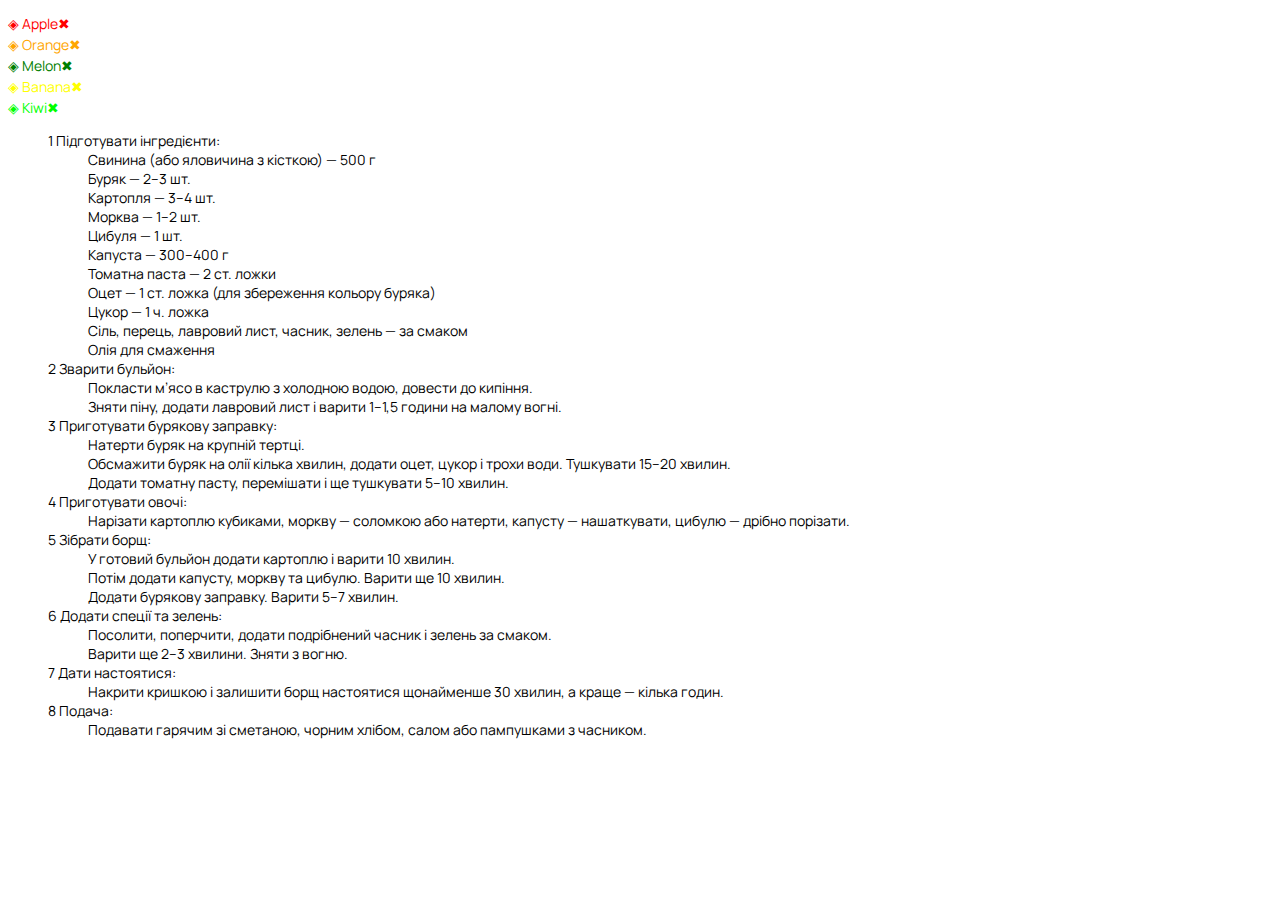
<file: HTML/Classworks/lesson2/index.html>
<!DOCTYPE html>
<html lang="en">
<head>
    <meta charset="UTF-8">
    <meta name="viewport" content="width=device-width, initial-scale=1.0">
    <title>Lesson_2</title>
    <link rel="stylesheet" href="style.css">
    <link rel="preconnect" href="https://fonts.googleapis.com">
    <link rel="preconnect" href="https://fonts.gstatic.com" crossorigin>
    <link href="https://fonts.googleapis.com/css2?family=Manrope:wght@200..800&display=swap" rel="stylesheet">
</head>
<body>
    <ul class="list_fruits">
        <li style="color: red;">
            Apple</li>
        <li style="color: orange;">         
            Orange</li>
        <li style="color: green;">          
            Melon</li>
        <li style="color: yellow;">
            Banana</li>
        <li style="color: lime;">
            Kiwi</li>
    </ul>
    <ul>
        <li> <span>1</span> Підготувати інгредієнти:
            <ul class="list">
                <li>Свинина (або яловичина з кісткою) — 500 г</li>
                <li>Буряк — 2–3 шт.</li>
                <li>Картопля — 3–4 шт.</li>
                <li>Морква — 1–2 шт.</li>
                <li>Цибуля — 1 шт.</li>
                <li>Капуста — 300–400 г</li>
                <li>Томатна паста — 2 ст. ложки</li>
                <li>Оцет — 1 ст. ложка (для збереження кольору буряка)</li>
                <li>Цукор — 1 ч. ложка</li>
                <li>Сіль, перець, лавровий лист, часник, зелень — за смаком</li>
                <li>Олія для смаження</li>
            </ul>
        </li>
        <li class="list_fruits1"> <span>2</span> Зварити бульйон:
            <ul>
                <li>Покласти м’ясо в каструлю з холодною водою, довести до кипіння.</li>
                <li>Зняти піну, додати лавровий лист і варити 1–1,5 години на малому вогні.</li>
            </ul>
        </li>
        <li class="list_fruits1"> <span>3</span> Приготувати бурякову заправку:
            <ul>
                <li>Натерти буряк на крупній тертці.</li>
                <li>Обсмажити буряк на олії кілька хвилин, додати оцет, цукор і трохи води. Тушкувати 15–20 хвилин.</li>
                <li>Додати томатну пасту, перемішати і ще тушкувати 5–10 хвилин.</li>
            </ul>
        </li>
        <li class="list_fruit1"> <span>4</span> Приготувати овочі:
            <ul>
                <li>Нарізати картоплю кубиками, моркву — соломкою або натерти, капусту — нашаткувати, цибулю — дрібно порізати.</li>
            </ul>
        </li>
        <li class="list_fruits1"> <span>5</span> Зібрати борщ:
            <ul>
                <li>У готовий бульйон додати картоплю і варити 10 хвилин.</li>
                <li>Потім додати капусту, моркву та цибулю. Варити ще 10 хвилин.</li>
                <li>Додати бурякову заправку. Варити 5–7 хвилин.</li>
            </ul>
        </li>
        <li class="list_fruits1"> <span>6</span> Додати спеції та зелень:
            <ul>
                <li>Посолити, поперчити, додати подрібнений часник і зелень за смаком.</li>
                <li>Варити ще 2–3 хвилини. Зняти з вогню.</li>
            </ul>
        </li>
        <li class="list_fruits1"> <span>7</span> Дати настоятися:
            <ul>
                <li>Накрити кришкою і залишити борщ настоятися щонайменше 30 хвилин, а краще — кілька годин.</li>
            </ul>
        </li>
        <li class="list_fruits1"> <span>8</span> Подача:
            <ul>
                <li>Подавати гарячим зі сметаною, чорним хлібом, салом або пампушками з часником.</li>
            </ul>
        </li>
    </ul>
</body>
</html>
</file>
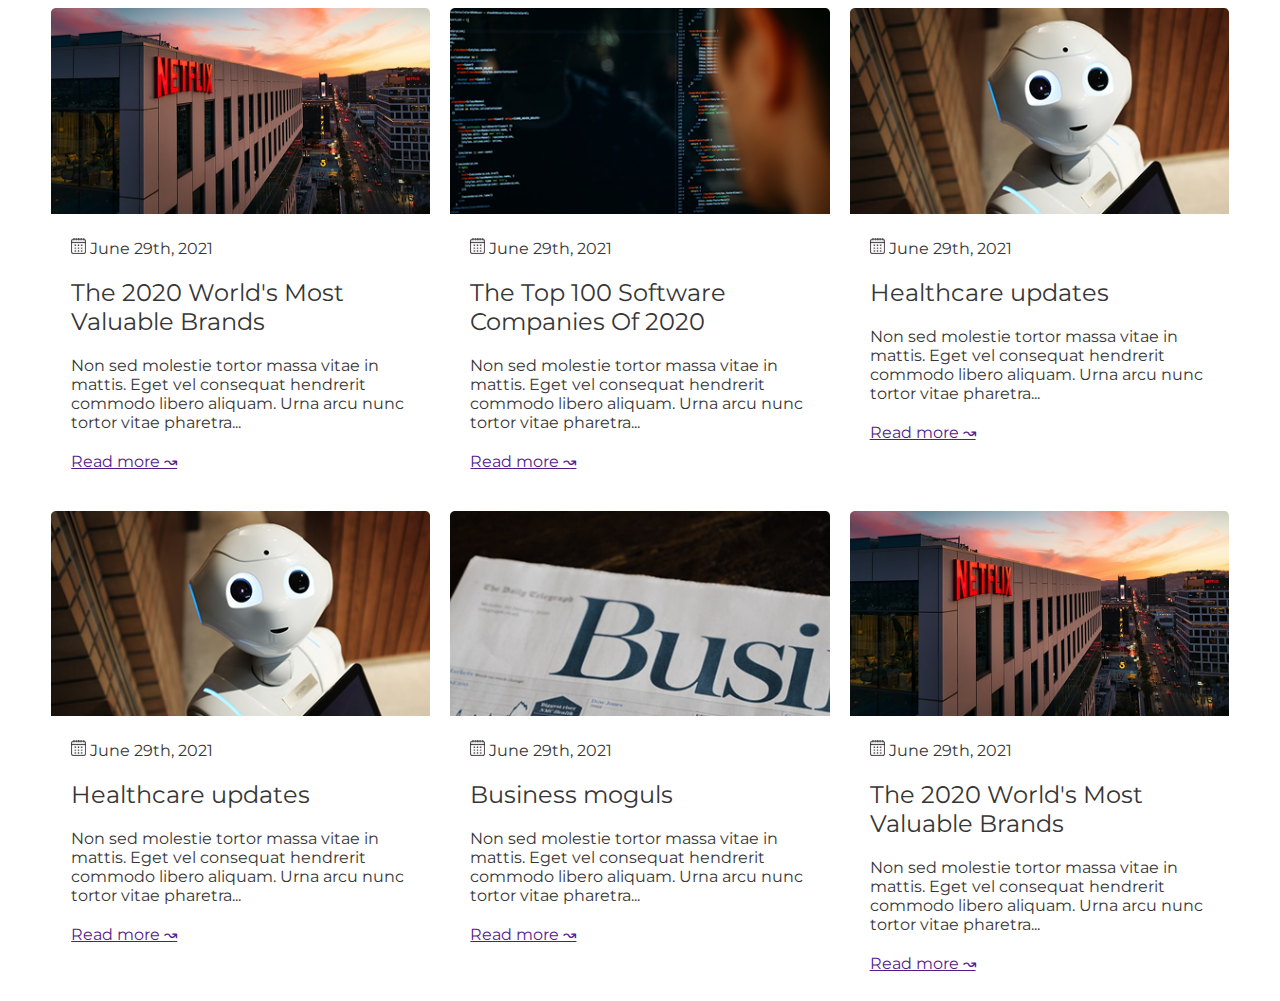
<file: HTML/Classworks/lesson3/index.html>
<!DOCTYPE html>
<html lang="en">
    <head>
        <meta charset="UTF-8">
        <meta name="viewport" content="width=device-width, initial-scale=1.0">
        <title>Lesson 3</title>
        <link rel="preconnect" href="https://fonts.googleapis.com">
        <link rel="preconnect" href="https://fonts.gstatic.com" crossorigin>
        <link href="https://fonts.googleapis.com/css2?family=Montserrat:ital,wght@0,100..900;1,100..900&display=swap" rel="stylesheet">
        <link rel="stylesheet" href="style.css">

    </head>
    <body>
        <section>
            <h1>Hidden H1 HAHAHAH</h1>
            <ul>
                <li class="list-item">
                    <img src="./img/neflix.png" alt="neflix">
                    <div class="article">
                        <p class="date">
                            <img class="icon-image" src="./img/calendar_icon.jpg" alt="">
                            June 29th, 2021
                        </p>
                        <h2>
                        The 2020 World's Most Valuable Brands 
                        </h2>
                        <p class = "text">Non sed molestie tortor massa vitae in mattis. Eget vel consequat hendrerit commodo libero aliquam. Urna arcu nunc tortor vitae pharetra...</p>
                        <a href="">Read more &#8605;</a>
                    </div>
                </li>
                <li class="list-item">
                    <img src="./img/code.png" alt="code">
                    <div class="article">
                        <p class="date">
                            <img class="icon-image" src="./img/calendar_icon.jpg" alt="">
                            June 29th, 2021
                        </p>
                        <h2>
                            The Top 100 Software Companies Of 2020
                        </h2>
                        <p class = "text">Non sed molestie tortor massa vitae in mattis. Eget vel consequat hendrerit commodo libero aliquam. Urna arcu nunc tortor vitae pharetra...</p>                
                        <a href="">Read more &#8605;</a>
                    </div>
                </li>
                <li class="list-item">
                    <img src="img/robot.png" alt="robot">
                    <div class="article">
                        <p class="date">
                            <img class="icon-image"src="./img/calendar_icon.jpg" alt="">
                            June 29th, 2021
                        </p>
                        <h2>
                        Healthcare updates 
                        </h2>
                        <p class = "text">Non sed molestie tortor massa vitae in mattis. Eget vel consequat hendrerit commodo libero aliquam. Urna arcu nunc tortor vitae pharetra...</p>
                        <a href="">Read more &#8605;</a>
                    </div>
                </li>
                <li class="list-item">
                    <img src="img/robot.png" alt="">
                    <div class="article">
                        <p class="date">
                            <img class="icon-image" src="./img/calendar_icon.jpg" alt="">
                            June 29th, 2021
                        </p>
                        <h2>
                            Healthcare updates
                        </h2>
                        <p class = "text">Non sed molestie tortor massa vitae in mattis. Eget vel consequat hendrerit commodo libero aliquam. Urna arcu nunc tortor vitae pharetra...</p>
                        <a href="">Read more &#8605;</a>
                    </div>
                </li>
                <li class="list-item">
                    <img src="img/magazine.png" alt="magazine">
                    <div class="article">
                        <p class="date">
                            <img class="icon-image" src="./img/calendar_icon.jpg" alt="">
                            June 29th, 2021
                        </p>
                        <h2>
                            Business moguls
                        </h2>
                        <p class = "text">Non sed molestie tortor massa vitae in mattis. Eget vel consequat hendrerit commodo libero aliquam. Urna arcu nunc tortor vitae pharetra...</p>
                        <a href="">Read more &#8605;</a>
                    </div>
                </li>            
                <li class="list-item">
                    <img src="img/neflix.png" alt="">
                    <div class="article">
                        <p class="date">
                            <img class="icon-image" src="./img/calendar_icon.jpg" alt="">
                            June 29th, 2021
                        </p>
                        <h2>
                            The 2020 World's Most Valuable Brands
                        </h2>
                        <p class = "text">Non sed molestie tortor massa vitae in mattis. Eget vel consequat hendrerit commodo libero aliquam. Urna arcu nunc tortor vitae pharetra...</p>
                        <a href="">Read more &#8605;</a>
                    </div>
                </li>
            </ul>
        </section>
    </body>
    </html>
</file>
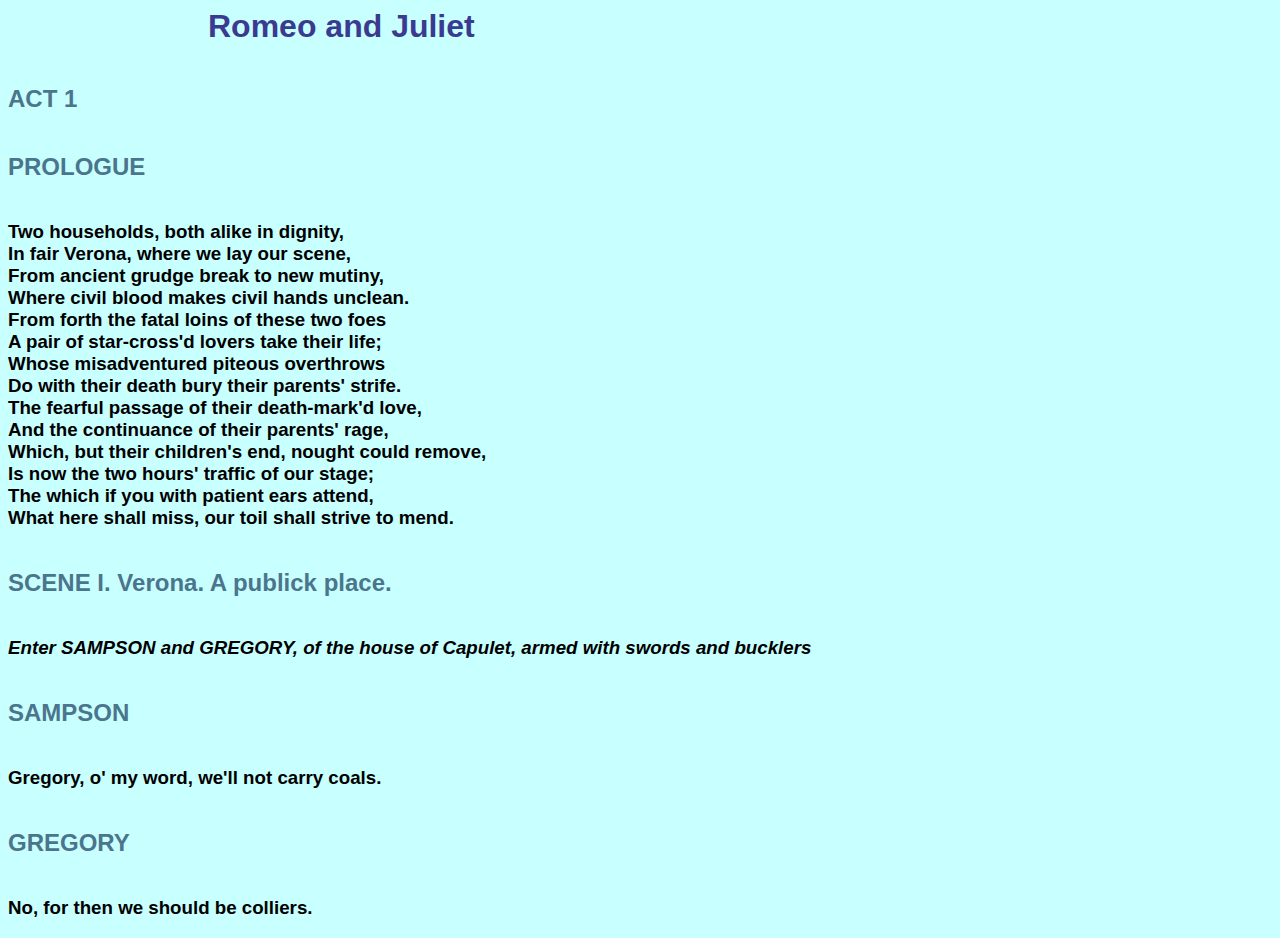
<file: HTML/Homeworks/task1/index.html>
<html lang="en">
<head>
    <meta charset="UTF-8">
    <meta name="viewport" content="width=device-width, initial-scale=1.0">
    <title>HW1 Task 1</title>
    <link rel="stylesheet" href="style.css"> 
</head>
<body>
    <h1>Romeo and Juliet</h1>
    <h2>ACT 1</h2>
    <h2>PROLOGUE</h2>
    <h3>Two households, both alike in dignity,<br>
        In fair Verona, where we lay our scene,<br>
        From ancient grudge break to new mutiny,<br>
        Where civil blood makes civil hands unclean.<br>
        From forth the fatal loins of these two foes<br>
        A pair of star-cross'd lovers take their life;<br>
        Whose misadventured piteous overthrows<br>
        Do with their death bury their parents' strife.<br>
        The fearful passage of their death-mark'd love,<br>
        And the continuance of their parents' rage,<br>
        Which, but their children's end, nought could remove,<br>
        Is now the two hours' traffic of our stage;<br>
        The which if you with patient ears attend,<br>
        What here shall miss, our toil shall strive to mend.</h3>
    <h2>SCENE I. Verona. A publick place.</h2>
    <h3><i>Enter SAMPSON and GREGORY, of the house of Capulet, armed with swords and bucklers</i></h3>
    <h2>SAMPSON</h2>
    <h3>Gregory, o' my word, we'll not carry coals.</h3>
    <h2>GREGORY</h2>
    <h3>No, for then we should be colliers.</h3>
    
</body>
</html>
</file>
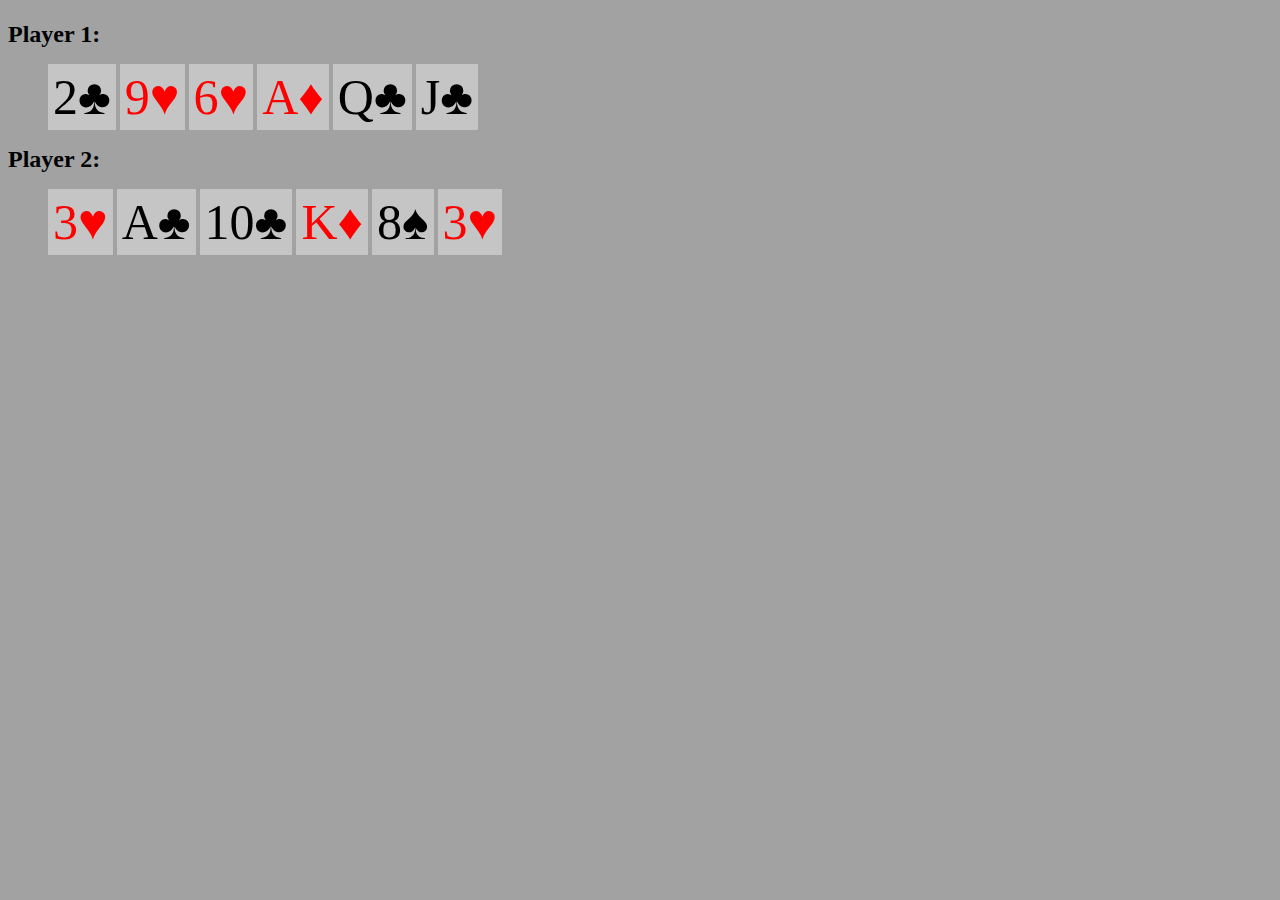
<file: HTML/Homeworks/task2/index.html>
<!DOCTYPE html>
<html lang="en">
<head>
    <meta charset="UTF-8">
    <meta name="viewport" content="width=q, initial-scale=1.0">
    <title>Task_2</title>
    <link rel="stylesheet" href="style.css">
</head>
<body>
    <h1></h1>
    <h2>Player 1:</h2>
    <ul>
        <li class = "black">2♣</li>
        <li class = "red">9♥</li>
        <li class = "red">6♥</li>
        <li class = "red">A♦</li>
        <li class = "black" >Q♣</li>
        <li class = "black">J♣</li>
    </ul>
    <h2>Player 2:</h2>
    <ul>
        <li class = "red">3♥</li>
        <li class = "black">A♣</li>
        <li class = "black">10♣</li>
        <li class = "red">K♦</li>
        <li class = "black" >8♠</li>
        <li class = "red">3♥</li>
    </ul>
</body>
</html>
</file>
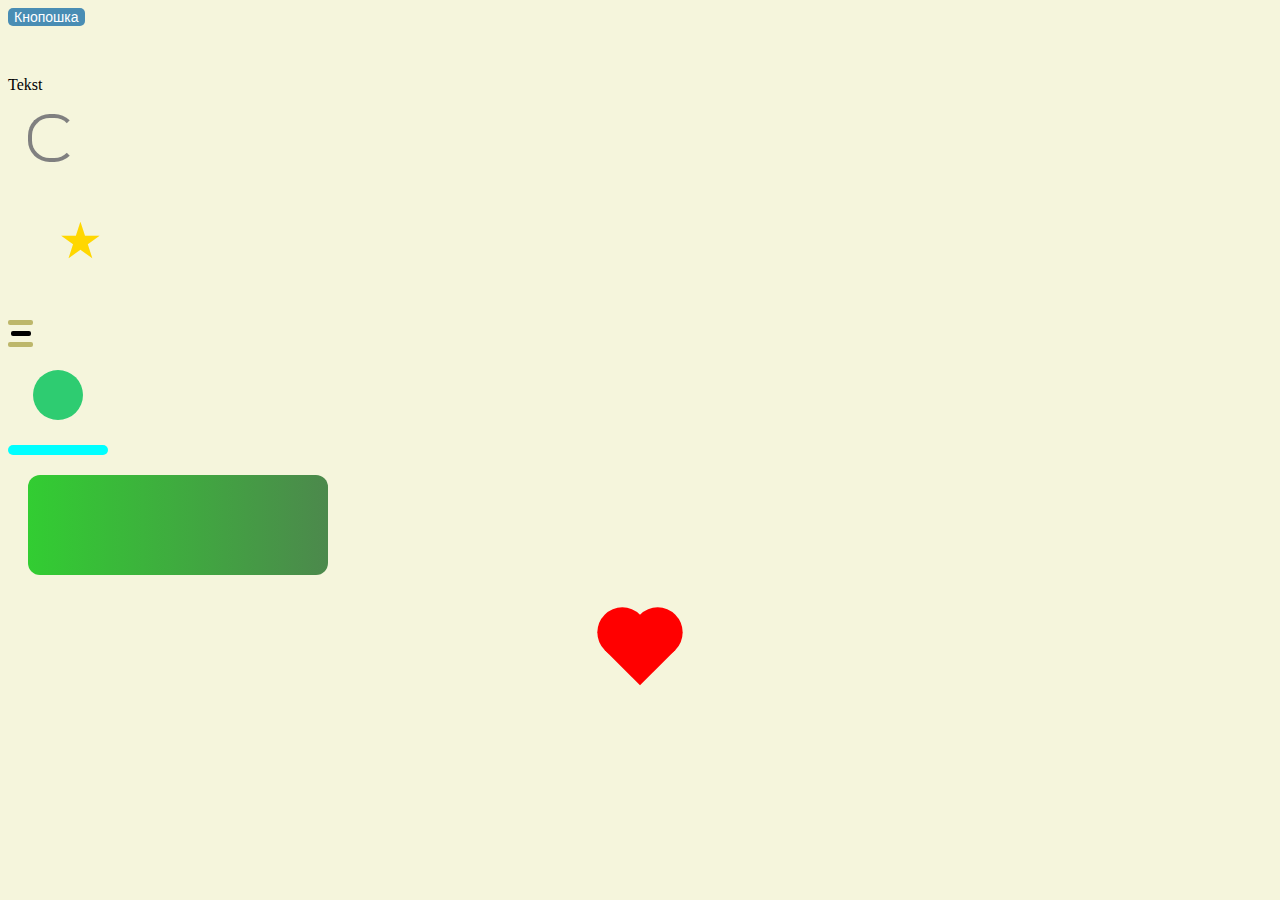
<file: HTML/Animated/site1.html>
<!DOCTYPE html>
<html lang="en">
<head>
    <meta charset="UTF-8">
    <meta name="viewport" content="width=device-width, initial-scale=1.0">
    <title>Lesson4</title>
    <link rel="stylesheet" href="site1-styles.css">
    
</head>
<body>
    <button class="btn">Кнопошка</button>
    <div class="fade-in-box">Tekst</div>
    <div class="spinner"></div>
    <div class="star">&#9733</div>
    <div class="burger" onclick="this.classList.toggle('active')">
        <span></span>
        <span></span>
        <span></span>

    </div>
    <div class="ball"></div>
    <div class="progress-container">
        <div class="progress-bar">

        </div>
    </div>
    <div class="gradientbox"></div>
    <div class="Heart"></div>
</body>
</html>
</file>
<file: HTML/Classworks/lesson2/style.css>
.list_fruits {
    list-style-type:none;
    padding: 0px;
}
.list_first_level {
    padding: 0px;
    background-color: rgba(170, 170, 170, 0.297);
}
/* .list_fruits span {
    margin-right: 5px;
    padding-left: 5px;
    padding-right: 5px;
    display: inline-block;
    border: 1px solid rgb(21, 151, 207);
    background-color: rgba(0, 0, 0, 0.099);
    border-radius: 50%;
} */
.list_fruits li {
    margin-bottom: 2px ;
}

ul {
    list-style: none;
}
body {
    font-family: "Manrope", sans-serif;;
    font-size: 14px;
}

.list_fruits ::before {
    content: '\25C8';
}

.list_fruits ::after {
    content: '\2716';
}
</file>
<file: HTML/Classworks/lesson3/style.css>
h1 {
    position: absolute;
    width: 1px;
    height: 1px;
    margin: -1px;
    padding: 0;
    overflow: hidden;
    border: 0;
    clip: rect(0 0 0 0)
}
html {
    box-sizing: border-box;
}

body {
    font-family: "Montserrat", sans-serif;
    color: #363636;

}

ul, h2, p {
    list-style-type:none;
    padding: 0;
    margin: 0;
}
ul {
    display: flex;
    flex-wrap:wrap;
    gap: 20px;
    justify-content: center;
}
.icon-image{
    width:15px;
}

.list-item{
    width: 30%;
}

.list-item > img {
    width: 100%;
}

.list-item > div > h2 {
    font-weight: 400;
}

.article{
    padding: 20px;
}
.article > p{
    padding-bottom: 20px;
}
.article > h2{
    padding-bottom: 20px;
}
</file>
<file: HTML/Homeworks/task1/style.css>
body, h1, h2, h3 {
    font-family: 'Trebuchet MS', 'Lucida Sans Unicode', 'Lucida Grande', 'Lucida Sans', Arial, sans-serif;
}

body {
    background-color: rgba(0, 255, 255, 0.215);  
}
h1 {
    margin-left: 200px;
    margin-right: 200px;
    color: rgb(58, 58, 144);
}   

h2 {
    color: rgb(75, 117, 141);
    margin-top: 40px;
    margin-bottom: 40px;
}
</file>
<file: HTML/Homeworks/task2/style.css>
.black {
    color: black;
    
}

.red {
    color: rgb(255, 0, 0);
}
li {
    display: inline;
    padding-right: 5px;
    background-color:rgb(197, 197, 197) ;
    font-size: 50px;  
    padding: 5px;
}
body {
    background-color: rgb(162, 162, 162);
}
</file>
<file: HTML/Animated/site1-styles.css>
.btn {
    padding: 10px 20 px;
    border: none;
    border-radius: 5px;
    font-size: 14px;
    cursor: pointer;
    background: #498db4;
    color: white;
    transform: ;
    transition: all 3s cubic-bezier(0.075, 0.82, 0.165, 1);
}

.btn:hover {
    background: #2ecc71;
    color: black;
    transform: scale(1.1);
    transition: all 3s cubic-bezier(0.075, 0.82, 0.165, 1);
}

.fade-in-box {
    margin-top: 50px;
    animation: faden 5s ease-in;
}
@keyframes faden {
    0% {
        opacity: 0;
    }
    50% {
        opacity: 0.5;
    }
    100% {
        opacity: 1;
    }
}


.spinner {
    height: 40px;
    width: 40px;
    border: 4px solid gray;
    border-radius: 45%;
    border-right: 4px solid transparent;
    margin: 20px;
    animation: loading 2s linear infinite;
}
@keyframes loading {
    to {
        transform: rotate(-360deg);
    }
}

body {
    background-color: beige;
}

.star {
    font-size: 50px;
    color: gold;
    animation: twinkle 1.5s ease-in-out infinite ;
    margin: 50px;

}
@keyframes twinkle {
    0%, 100% {
        opacity: 1;
        transform: scale(1);

    }
    50% {
        opacity: 0.3;
        transform: scale(1.3);
    }

}

.burger {
    height: 25px;
    width: 25px;
    cursor: pointer;
}

.burger span {
    display: block;
    height: 5px;
    background: black;
    margin: 6px 0;
    border-radius: 2px;
    transition: 0.3s;

}

.burger.active span:nth-child(1) {
    transform: translateY(10px) rotate(45deg);

}

.burger.active span:nth-child(3) {
    transform: translateY(-11.5px) rotate(-45deg);

}

.burger.active span:nth-child(2) {
    opacity: 0;

}

.burger span:nth-child(2) {
    width: 20px;
    margin: auto;
    color: brown;

}
.burger span:nth-child(1), .burger span:nth-child(3) {
    background-color: darkkhaki;

}

.ball {
    height: 50px;
    width: 50px;
    background-color: #2ecc71;
    border-radius: 50%;
    position: relative;
    margin: 25px;
    animation: move 1s infinite ease-in-out;

}

@keyframes move {
    0%, 100% {
        top: 0;
    }

    50%{
        top: -60px;
    }
}

.progress-container {
    background-color: aqua;
    height: 10px;
    width: 100px;
    border-radius: 10px;
    overflow: hidden;
}

.progress-bar {
    background-color: rgb(242, 139, 5);
    height: 100%;
    width: 0;
    animation: fill 10s forwards;
}

@keyframes fill {
   to {
    width: 100%;
    background: rgba(255, 0, 0, 0.674);
   } 
}

.gradientbox {
    width: 300px;
    height: 100px;
    background: linear-gradient(270deg, pink, purple,limegreen);
    background-size: 600%, 600%;
    border-radius: 12px;
    margin: 20px;
    animation: gradientmove 5s ease infinite;

}
@keyframes gradientmove {
    0%, 100%{
        background-position: 0%, 50%;
    }
    50%{
        background-position: 100%, 50%;
    }
}

.Heart {
    margin: auto;
    margin-top: 50px;
    width: 50px;
    height: 50px;
    background: red;
    transform: rotate(45deg);
    position: relative;
    animation: beat 1s infinite ease-in-out;
}

.Heart::before, 
.Heart::after {
    content: '';
    display: block;
    width: 50px;
    height: 50px;
    background: red;
    border-radius: 50%;
    position: absolute;
    
}
.Heart::before {
    left: 0;
    top: -25px;
}
.Heart::after {
    top: 0;
    left: -25px;
    
}

@keyframes beat {
    0%, 100% {
        transform: rotate(45deg) scale(1.1)

    }
    50% {
        transform: rotate(45deg) scale(1.2)
        
    }
}
</file>
